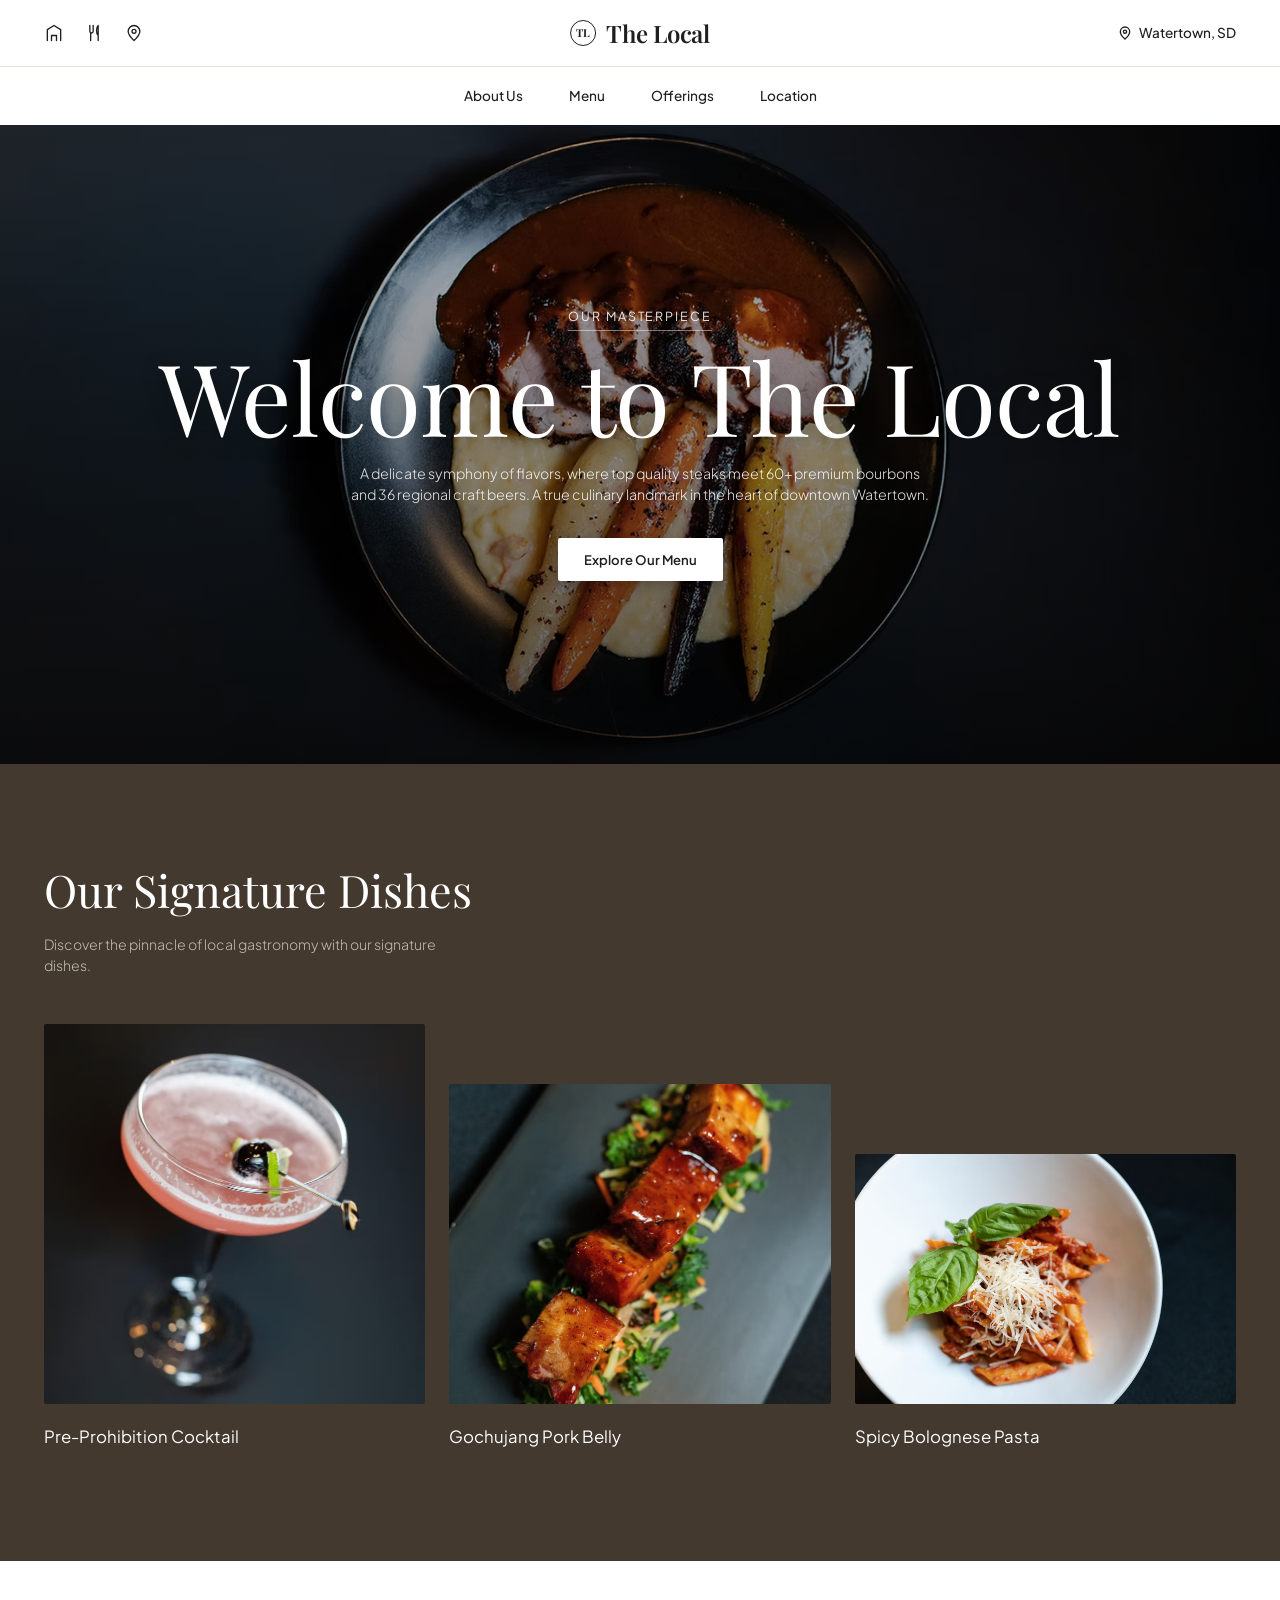
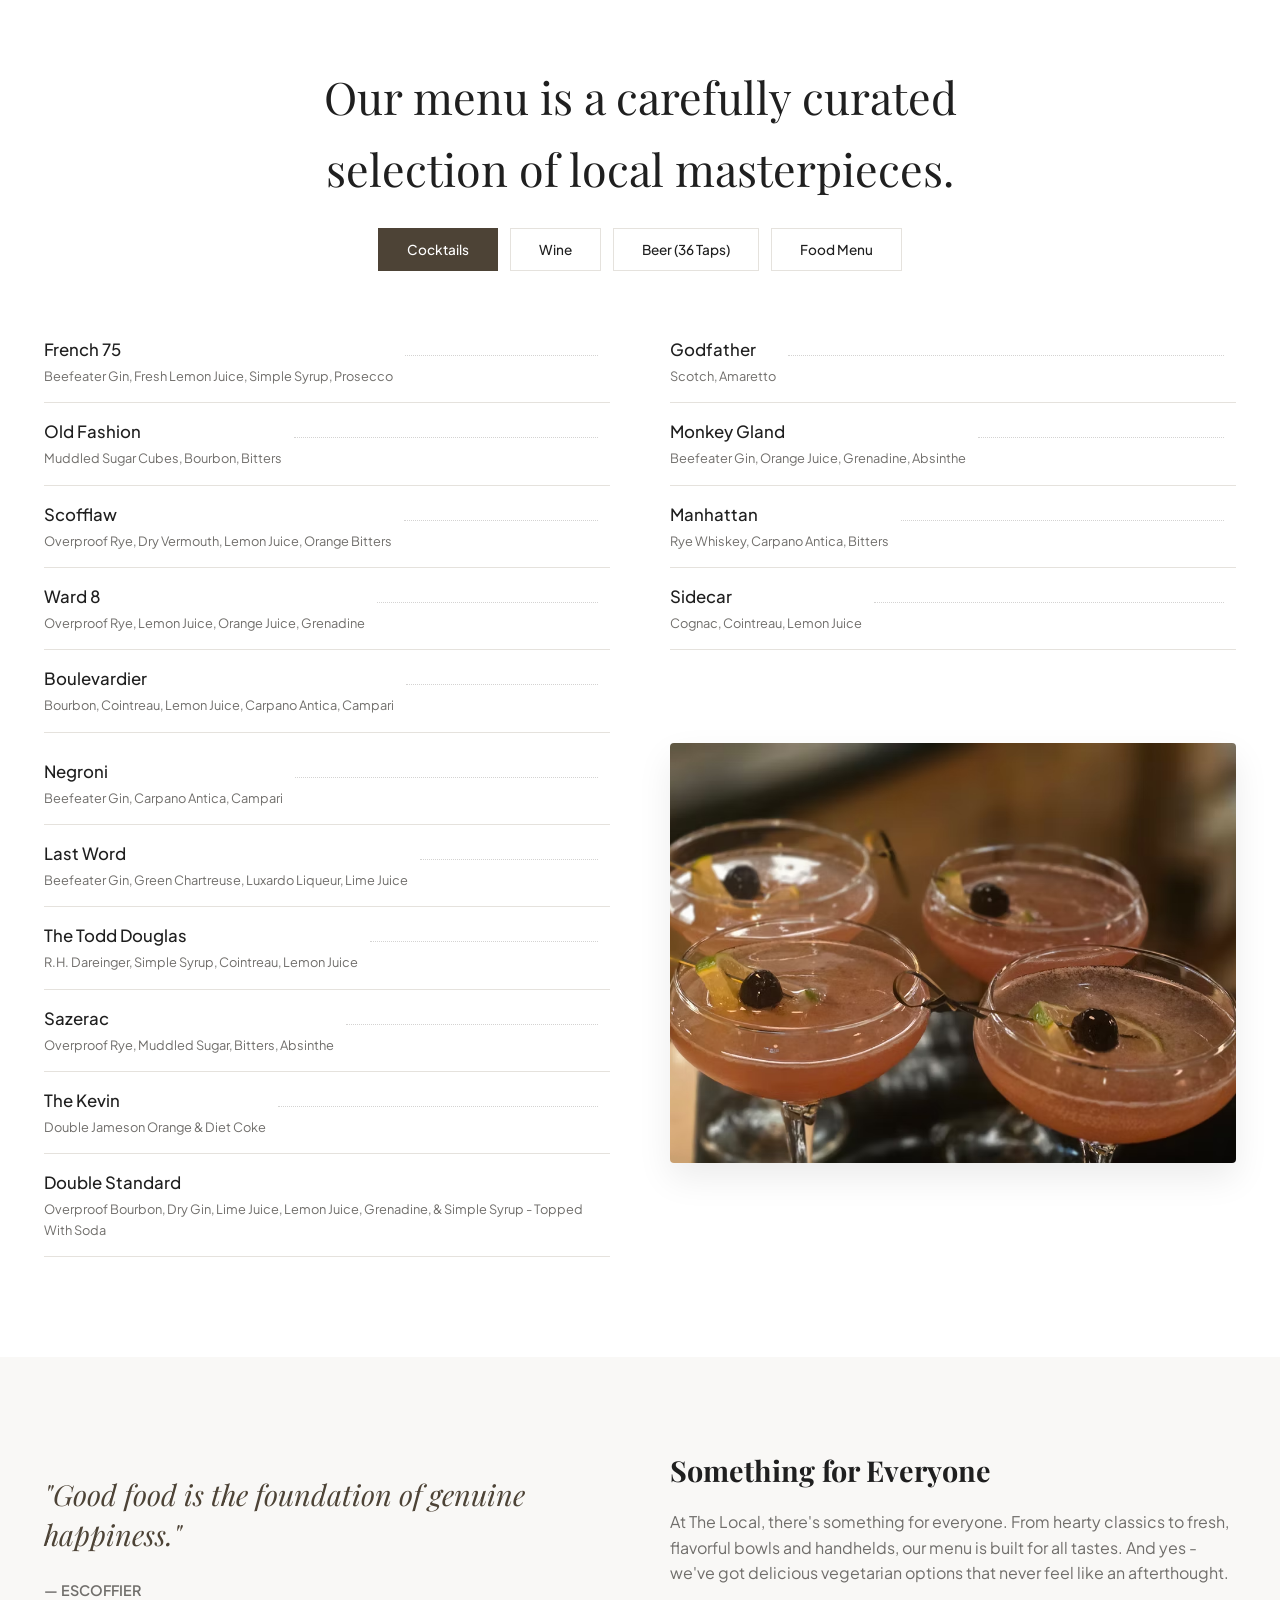
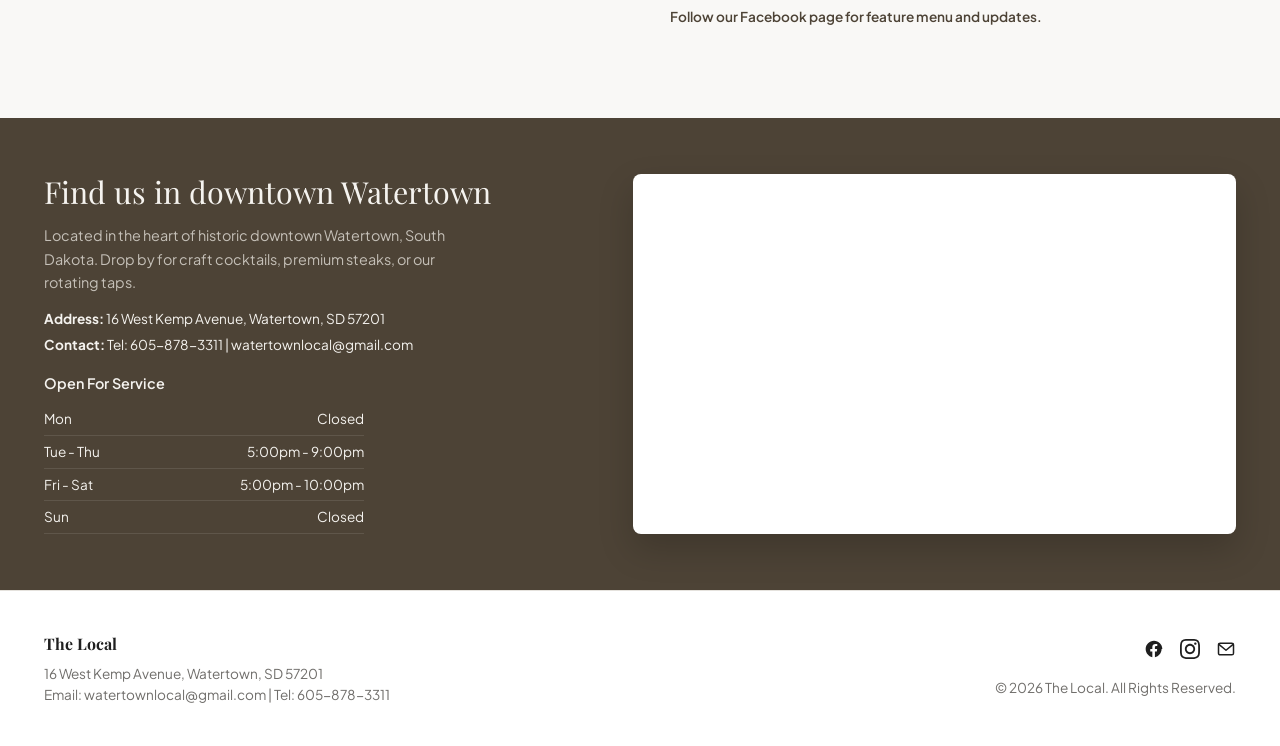
<file: The-Local_Website/index.html>
<!DOCTYPE html>
<html lang="en">
<head>
  <meta charset="UTF-8">
  <meta name="viewport" content="width=device-width, initial-scale=1.0">
  <title>The Local | Unique Upscale Dining Experience | Watertown, SD</title>
  <meta name="description" content="Enjoy a unique dining experience with top quality steaks, 50+ bourbons, and a welcoming atmosphere at downtown Watertown, South Dakota's newest dining experience.">
  <link rel="preconnect" href="https://fonts.googleapis.com">
  <link rel="preconnect" href="https://fonts.gstatic.com" crossorigin>
  <link href="https://fonts.googleapis.com/css2?family=Plus+Jakarta+Sans:wght@300;400;500;600;700&family=Playfair+Display:ital,wght@0,400;0,500;0,600;1,400&display=swap" rel="stylesheet">
  <link rel="stylesheet" href="style.css">
</head>
<body>

  <!-- HEADER / NAVBAR -->
  <header class="header">
    <div class="topbar-wrapper">
      <div class="container topbar">
        <!-- ICONOS NAVEGABLES (IZQUIERDA) -->
        <div class="topbar-icons">
          <a href="#hero" title="Home">
            <svg viewBox="0 0 24 24"><path d="M4 21V8l8-5 8 5v13" stroke-linecap="round" stroke-linejoin="round"/><path d="M9 21v-6h6v6" stroke-linecap="round" stroke-linejoin="round"/></svg>
          </a>
          <a href="#menu" title="Menu">
            <svg viewBox="0 0 24 24"><path d="M7 3v7a2 2 0 0 0 2 2h0a2 2 0 0 0 2-2V3M8 12v9M17 3c-1.5 1.5-2 3-2 6s.5 4.5 2 6M17 3v18" stroke-linecap="round" stroke-linejoin="round"/></svg>
          </a>
          <a href="#location" title="Location">
            <svg viewBox="0 0 24 24"><path d="M12 21s-7-6.2-7-11a7 7 0 0 1 14 0c0 4.8-7 11-7 11z" stroke-linecap="round" stroke-linejoin="round"/><circle cx="12" cy="10" r="2.4"/></svg>
          </a>
        </div>

        <!-- TÍTULO THE LOCAL (CENTRADO ABSOLUTO) -->
        <a href="#hero" class="topbar-logo" id="brand-name">
          <span class="logo-icon">TL</span>
          <span class="logo-text">The Local</span>
        </a>

        <!-- UBICACIÓN (DERECHA) -->
        <div class="topbar-location">
          <a href="#location" class="location-link" style="display: flex; align-items: center; gap: 6px;">
            <svg viewBox="0 0 24 24" width="16" height="16" stroke="currentColor" fill="none" stroke-width="2"><path d="M12 21s-7-6.2-7-11a7 7 0 0 1 14 0c0 4.8-7 11-7 11z"/><circle cx="12" cy="10" r="2.4"/></svg>
            <span>Watertown, SD</span>
          </a>
          <button class="hamburger-btn" id="hamburger-btn" aria-label="Open menu" aria-expanded="false">
            <span></span>
            <span></span>
            <span></span>
          </button>
        </div>
      </div>
    </div>

    <nav class="mainnav">
      <a href="#about">About Us</a>
      <a href="#menu">Menu</a>
      <a href="#offerings">Offerings</a>
      <a href="#location">Location</a>
    </nav>

    <!-- MENÚ MÓVIL (HAMBURGUESA) -->
    <nav class="mobile-menu" id="mobile-menu">
      <a href="#about">About Us</a>
      <a href="#menu">Menu</a>
      <a href="#offerings">Offerings</a>
      <a href="#location">Location</a>
    </nav>
  </header>

  <!-- HERO SECTION -->
  <section class="hero" id="hero">
    <div class="hero-frame">
      <span class="hero-eyebrow">Our Masterpiece</span>
      <h1 class="hero-title">Welcome to The Local</h1>
      <p class="hero-description">
        A delicate symphony of flavors, where top quality steaks meet 60+ premium bourbons and 36 regional craft beers. A true culinary landmark in the heart of downtown Watertown.
      </p>
      <a href="#menu" class="btn-hero">Explore Our Menu</a>
    </div>
  </section>

  <!-- SIGNATURE DISHES -->
  <section class="signature-section" id="offerings">
    <div class="container">
      <h2 class="section-title-light reveal">Our Signature Dishes</h2>
      <p class="section-subtitle-light reveal">Discover the pinnacle of local gastronomy with our signature dishes.</p>
      
      <div class="cards-grid reveal-stagger">
        <div class="dish-card" data-category="cocktails">
          <div class="dish-card-img">
            <img src="images/a1.png" alt="Pre-Prohibition Cocktail">
          </div>
          <div class="dish-card-info">
            <div class="dish-text">
              <span class="dish-title">Pre-Prohibition Cocktail</span>
            </div>
          </div>
        </div>

        <div class="dish-card" data-category="food">
          <div class="dish-card-img">
            <img src="images/a2.png" alt="Gochujang Pork Belly">
          </div>
          <div class="dish-card-info">
            <div class="dish-text">
              <span class="dish-title">Gochujang Pork Belly</span>
            </div>
          </div>
        </div>

        <div class="dish-card" data-category="food">
          <div class="dish-card-img">
            <img src="images/a3.png" alt="Spicy Bolognese Pasta">
          </div>
          <div class="dish-card-info">
            <div class="dish-text">
              <span class="dish-title">Spicy Bolognese Pasta</span>
            </div>
          </div>
        </div>
      </div>
    </div>
  </section>

  <!-- CURATED MENU SECTION -->
  <section class="menu-section" id="menu">
    <div class="container">
      <div class="menu-header reveal">
        <h2>Our menu is a carefully curated selection of local masterpieces.</h2>
        <div class="menu-tabs">
          <button class="tab-btn active" data-category="cocktails">Cocktails</button>
          <button class="tab-btn" data-category="wine">Wine</button>
          <button class="tab-btn" data-category="beer">Beer (36 Taps)</button>
          <button class="tab-btn" data-category="food">Food Menu</button>
        </div>
      </div>

      <div class="menu-content-grid reveal">
        <!-- FILA 1: ANCHO COMPLETO -->
        <div class="menu-row-full" id="menu-full-row"></div>

        <!-- FILA 2 IZQUIERDA: MENÚ -->
        <div class="menu-row-half" id="menu-half-row"></div>

        <!-- FILA 2 DERECHA: FOTO DEL MENÚ -->
        <div class="menu-preview-img">
          <img id="menu-dynamic-img" src="images/b1.png" alt="Menu Preview">
        </div>
      </div>
    </div>
  </section>

  <!-- ABOUT & PHILOSOPHY SECTION -->
  <section class="about-section" id="about">
    <div class="container about-grid">
      <div class="reveal">
        <div class="quote-box">
          "Good food is the foundation of genuine happiness."
        </div>
        <p style="color: var(--text-muted); font-size: 0.9rem; font-weight: 600; text-transform: uppercase;">— Escoffier</p>
      </div>
      <div class="reveal">
        <h3 style="font-family: var(--font-heading); font-size: 1.8rem; margin-bottom: 16px;">Something for Everyone</h3>
        <p style="color: var(--text-muted); margin-bottom: 20px;" id="about-body-text">
          At The Local, there's something for everyone. From hearty classics to fresh, flavorful bowls and handhelds, our menu is built for all tastes.
        </p>
        <p style="font-size: 0.85rem; font-weight: 600; color: var(--bg-brown);" id="about-footnote"></p>
      </div>
    </div>
  </section>

  <!-- LOCATION SECTION (REEMPLAZA A RESERVAS) -->
  <section class="location-section" id="location">
    <div class="container location-grid">
      <!-- INFO DEL LOCAL (LADO IZQUIERDO) -->
      <div class="location-info reveal">
        <h2>Find us in downtown Watertown</h2>
        <p style="color: var(--text-light-muted); max-width: 420px; margin-bottom: 14px; font-size: 0.9rem;">
          Located in the heart of historic downtown Watertown, South Dakota. Drop by for craft cocktails, premium steaks, or our rotating taps.
        </p>

        <p style="font-size: 0.85rem; margin-bottom: 5px;"><strong>Address:</strong> 16 West Kemp Avenue, Watertown, SD 57201</p>
        <p style="font-size: 0.85rem; margin-bottom: 14px;"><strong>Contact:</strong> Tel: 605-878-3311 | watertownlocal@gmail.com</p>

        <div class="hours-list">
          <h4 style="margin-bottom: 8px; font-weight: 600; font-size: 0.9rem;">Open For Service</h4>
          <div class="hours-row"><span>Mon</span> <span>Closed</span></div>
          <div class="hours-row"><span>Tue - Thu</span> <span>5:00pm - 9:00pm</span></div>
          <div class="hours-row"><span>Fri - Sat</span> <span>5:00pm - 10:00pm</span></div>
          <div class="hours-row"><span>Sun</span> <span>Closed</span></div>
        </div>
      </div>

      <!-- MAPA (LADO DERECHO, OMITIENDO RESERVA) -->
      <div class="map-card reveal">
        <iframe 
          src="https://www.google.com/maps/embed?pb=!1m18!1m12!1m3!1d2834.8213601728196!2d-97.11651582382103!3d44.89886497107021!2m3!1f0!2f0!3f0!3m2!1i1024!2i768!4f13.1!3m3!1m2!1s0x8783be313a07ed51%3A0x88f25372338ff0b1!2s16%20W%20Kemp%20Ave%2C%20Watertown%2C%20SD%2057201!5e0!3m2!1sen!2sus!4v1700000000000!5m2!1sen!2sus" 
          width="100%" 
          height="100%" 
          style="border:0; min-height: 380px;" 
          allowfullscreen="" 
          loading="lazy" 
          referrerpolicy="no-referrer-when-downgrade">
        </iframe>
      </div>
    </div>
  </section>

  <!-- FOOTER -->
  <footer class="footer-bottom" id="contact">
    <div class="container footer-inner">
      <div>
        <h3 style="font-family: var(--font-heading); color: var(--text-dark); margin-bottom: 6px;">The Local</h3>
        <p>16 West Kemp Avenue, Watertown, SD 57201</p>
        <p>Email: watertownlocal@gmail.com | Tel: 605-878-3311</p>
      </div>
      
      <div style="display: flex; flex-direction: column; align-items: flex-end; gap: 12px;">
        <div class="footer-socials" style="display: flex; gap: 16px;">
          <a href="https://facebook.com" target="_blank" rel="noopener noreferrer" title="Facebook" style="color: var(--text-dark); transition: color 0.2s ease;">
            <svg viewBox="0 0 24 24" width="20" height="20" fill="currentColor"><path d="M22 12c0-5.52-4.48-10-10-10S2 6.48 2 12c0 4.84 3.44 8.87 8 9.8V15H7.5v-3H10V9.69c0-2.47 1.47-3.83 3.72-3.83 1.08 0 2.21.19 2.21.19v2.43h-1.24c-1.23 0-1.61.76-1.61 1.54V12h2.74l-.44 3H13.1v6.8c4.56-.93 8-4.96 8-9.8z"/></svg>
          </a>
          <a href="https://instagram.com" target="_blank" rel="noopener noreferrer" title="Instagram" style="color: var(--text-dark); transition: color 0.2s ease;">
            <svg viewBox="0 0 24 24" width="20" height="20" fill="currentColor"><path d="M12 2.163c3.204 0 3.584.012 4.85.07 3.252.148 4.771 1.691 4.919 4.919.058 1.265.069 1.645.069 4.849 0 3.205-.012 3.584-.069 4.849-.149 3.225-1.664 4.771-4.919 4.919-1.266.058-1.644.07-4.85.07-3.204 0-3.584-.012-4.849-.07-3.26-.149-4.771-1.699-4.919-4.92-.058-1.265-.07-1.644-.07-4.849 0-3.204.013-3.583.07-4.849.149-3.227 1.664-4.771 4.919-4.919 1.266-.057 1.645-.069 4.849-.069zm0-2.163c-3.259 0-3.667.014-4.947.072-4.358.2-6.78 2.618-6.98 6.98-.059 1.281-.073 1.689-.073 4.948 0 3.259.014 3.668.072 4.948.2 4.358 2.618 6.78 6.98 6.98 1.281.058 1.689.072 4.948.072 3.259 0 3.668-.014 4.948-.072 4.354-.2 6.782-2.618 6.979-6.98.059-1.28.073-1.689.073-4.948 0-3.259-.014-3.667-.072-4.947-.196-4.354-2.617-6.78-6.979-6.98-1.281-.059-1.69-.073-4.949-.073zm0 5.838c-3.403 0-6.162 2.759-6.162 6.162s2.759 6.163 6.162 6.163 6.162-2.759 6.162-6.163c0-3.403-2.759-6.162-6.162-6.162zm0 10.162c-2.209 0-4-1.79-4-4 0-2.209 1.791-4 4-4s4 1.791 4 4c0 2.21-1.791 4-4 4zm6.406-11.845c-.796 0-1.441.645-1.441 1.44s.645 1.44 1.441 1.44c.795 0 1.439-.645 1.439-1.44s-.644-1.44-1.439-1.44z"/></svg>
          </a>
          <a href="mailto:watertownlocal@gmail.com" title="Email" style="color: var(--text-dark); transition: color 0.2s ease;">
            <svg viewBox="0 0 24 24" width="20" height="20" fill="none" stroke="currentColor" stroke-width="1.8"><rect x="3" y="5" width="18" height="14" rx="2" stroke-linecap="round" stroke-linejoin="round"/><path d="M3.5 6.5l8.5 7 8.5-7" stroke-linecap="round" stroke-linejoin="round"/></svg>
          </a>
        </div>
        <p>© 2026 The Local. All Rights Reserved.</p>
      </div>
    </div>
  </footer>

  <script src="script.js"></script>
</body>
</html>
</file>
<file: The-Local_Website/style.css>
/* ==========================================================================
   THE LOCAL — COMPLETE MASTER CSS STYLES
   ========================================================================== */
:root {
  --bg-light: #ffffff;
  --bg-cream: #f9f8f6;
  --bg-brown: #4d4336;
  --bg-brown-dark: #3b3328;
  --text-dark: #1f1f1f;
  --text-muted: #706e6b;
  --text-light: #f5f3ef;
  --text-light-muted: #c5c0b8;
  --accent-gold: #c9a063;
  --border-color: #e5e2dd;
  --font-heading: 'Playfair Display', Georgia, serif;
  --font-body: 'Plus Jakarta Sans', sans-serif;
  --max-width: 1240px;
}

* { box-sizing: border-box; margin: 0; padding: 0; }
html { scroll-behavior: smooth; }
body {
  font-family: var(--font-body);
  color: var(--text-dark);
  background-color: var(--bg-light);
  line-height: 1.6;
  -webkit-font-smoothing: antialiased;
}

a { color: inherit; text-decoration: none; }
img { max-width: 100%; height: auto; display: block; }

.container {
  max-width: var(--max-width);
  margin: 0 auto;
  padding: 0 24px;
}

/* ---------- HEADER & TOPBAR ---------- */
.header {
  position: absolute;
  top: 0;
  left: 0;
  width: 100%;
  z-index: 100;
  background: var(--bg-light);
}

.topbar-wrapper {
  width: 100%;
  border-bottom: 1px solid var(--border-color);
}

.topbar {
  position: relative;
  display: flex;
  align-items: center;
  justify-content: space-between;
  height: 66px;
}

.topbar-icons {
  display: flex;
  align-items: center;
  gap: 20px;
  z-index: 2;
}

.topbar-icons a {
  display: inline-flex;
  align-items: center;
  justify-content: center;
  transition: transform 0.2s ease;
}

.topbar-icons a:hover { transform: translateY(-2px); }

.topbar-icons svg {
  width: 20px;
  height: 20px;
  stroke: var(--text-dark);
  fill: none;
  stroke-width: 1.6;
  transition: stroke 0.2s ease;
}

.topbar-icons a:hover svg { stroke: var(--accent-gold); }

/* LOGO CENTRADO ABSOLUTO */
.topbar-logo {
  position: absolute;
  left: 50%;
  transform: translateX(-50%);
  display: flex;
  align-items: center;
  gap: 10px;
  white-space: nowrap;
  z-index: 2;
}

.topbar-logo .logo-icon {
  width: 26px;
  height: 26px;
  border-radius: 50%;
  border: 1.4px solid var(--text-dark);
  display: flex;
  align-items: center;
  justify-content: center;
  font-family: var(--font-heading);
  font-size: 0.68rem;
  font-weight: 700;
}

.topbar-logo .logo-text {
  font-family: var(--font-heading);
  font-size: 1.5rem;
  font-weight: 600;
  letter-spacing: -0.01em;
}

.topbar-location {
  display: flex;
  align-items: center;
  font-size: 0.85rem;
  font-weight: 500;
  color: var(--text-dark);
  z-index: 2;
}

.mainnav {
  display: flex;
  justify-content: center;
  gap: 46px;
  height: 58px;
  align-items: center;
}

.mainnav a {
  font-size: 0.85rem;
  font-weight: 500;
  color: var(--text-dark);
  transition: color 0.2s ease;
}

.mainnav a:hover { color: var(--accent-gold); }

/* ---------- HAMBURGER BUTTON (solo móvil) ---------- */
.hamburger-btn {
  display: none;
  flex-direction: column;
  justify-content: center;
  align-items: center;
  gap: 5px;
  width: 30px;
  height: 30px;
  background: transparent;
  border: none;
  cursor: pointer;
  padding: 0;
}

.hamburger-btn span {
  display: block;
  width: 22px;
  height: 2px;
  background: var(--text-dark);
  transition: transform 0.25s ease, opacity 0.25s ease;
}

.hamburger-btn.open span:nth-child(1) { transform: translateY(7px) rotate(45deg); }
.hamburger-btn.open span:nth-child(2) { opacity: 0; }
.hamburger-btn.open span:nth-child(3) { transform: translateY(-7px) rotate(-45deg); }

/* ---------- MENÚ MÓVIL (dropdown de la hamburguesa) ---------- */
.mobile-menu {
  display: none;
  flex-direction: column;
  overflow: hidden;
  max-height: 0;
  background: var(--bg-light);
  border-bottom: 0px solid var(--border-color);
  transition: max-height 0.3s ease, border-bottom-width 0.3s ease;
}

.mobile-menu.open {
  max-height: 320px;
  border-bottom-width: 1px;
}

.mobile-menu a {
  padding: 16px 24px;
  font-size: 0.9rem;
  font-weight: 500;
  color: var(--text-dark);
  border-top: 1px solid var(--border-color);
}

.mobile-menu a:first-child { border-top: none; }

/* ---------- HERO SECTION ---------- */
.hero {
  padding-top: 124px;
  width: 100%;
  background: var(--bg-light);
}

.hero-frame {
  position: relative;
  width: 100%;
  height: 640px;
  overflow: hidden;
  display: flex;
  flex-direction: column;
  align-items: center;
  justify-content: center;
  text-align: center;
  color: #ffffff;
  padding: 40px 24px;
  background: linear-gradient(180deg, rgba(0, 0, 0, 0.25) 0%, rgba(0, 0, 0, 0.65) 100%),
              url('images/bg.png') center/cover no-repeat;
}

.hero-eyebrow {
  font-size: 0.78rem;
  letter-spacing: 0.15em;
  text-transform: uppercase;
  color: rgba(255, 255, 255, 0.88);
  margin-bottom: 14px;
  border-bottom: 1px solid rgba(255, 255, 255, 0.45);
  padding-bottom: 3px;
  font-weight: 400;
  opacity: 0;
  animation: heroFadeUp 0.9s ease forwards;
  animation-delay: 0.1s;
}

.hero-title {
  font-family: var(--font-heading);
  font-weight: 400;
  font-size: clamp(3.4rem, 7.8vw, 6.4rem);
  color: #ffffff;
  line-height: 1.02;
  letter-spacing: -0.01em;
  margin-bottom: 16px;
  text-shadow: 0 4px 20px rgba(0, 0, 0, 0.35);
  opacity: 0;
  animation: heroFadeDown 1.1s cubic-bezier(0.22, 1, 0.36, 1) forwards;
  animation-delay: 0.25s;
}

.hero-description {
  font-size: 0.88rem;
  max-width: 580px;
  color: rgba(255, 255, 255, 0.88);
  line-height: 1.55;
  margin: 0 auto 32px;
  font-weight: 300;
  opacity: 0;
  animation: heroFadeUp 0.9s ease forwards;
  animation-delay: 0.55s;
}

.btn-hero {
  display: inline-block;
  padding: 11px 26px;
  background: #ffffff;
  color: var(--text-dark);
  font-size: 0.82rem;
  font-weight: 600;
  border-radius: 2px;
  text-transform: capitalize;
  transition: all 0.2s ease;
  box-shadow: 0 4px 15px rgba(0,0,0,0.25);
  opacity: 0;
  animation: heroFadeUp 0.9s ease forwards;
  animation-delay: 0.75s;
}

@keyframes heroFadeDown {
  from { opacity: 0; transform: translateY(-38px); }
  to { opacity: 1; transform: translateY(0); }
}

@keyframes heroFadeUp {
  from { opacity: 0; transform: translateY(24px); }
  to { opacity: 1; transform: translateY(0); }
}

/* Respect users who prefer reduced motion */
@media (prefers-reduced-motion: reduce) {
  .hero-eyebrow, .hero-title, .hero-description, .btn-hero {
    animation: none !important;
    opacity: 1 !important;
    transform: none !important;
  }
}

.btn-hero:hover {
  background: var(--bg-brown);
  color: #ffffff;
  transform: translateY(-2px);
}

/* ---------- SIGNATURE DISHES ---------- */
.signature-section {
  background-color: #43392e;
  color: #f5f3ef;
  padding: 90px 0 110px;
}

.section-title-light {
  font-family: var(--font-heading);
  font-size: 2.8rem;
  font-weight: 400;
  margin-bottom: 8px;
  color: #ffffff;
}

.section-subtitle-light {
  color: rgba(255, 255, 255, 0.65);
  font-size: 0.88rem;
  margin-bottom: 48px;
  max-width: 420px;
  font-weight: 300;
  line-height: 1.5;
}

.cards-grid {
  display: grid;
  grid-template-columns: repeat(3, 1fr);
  gap: 24px;
  align-items: flex-end;
}

.dish-card {
  background: transparent;
  display: flex;
  flex-direction: column;
  cursor: pointer;
}

.dish-card-img {
  width: 100%;
  overflow: hidden;
  border-radius: 2px;
  margin-bottom: 16px;
}

.cards-grid .dish-card:nth-child(1) .dish-card-img { height: 380px; }
.cards-grid .dish-card:nth-child(2) .dish-card-img { height: 320px; }
.cards-grid .dish-card:nth-child(3) .dish-card-img { height: 250px; }

.dish-card-img img {
  width: 100%;
  height: 100%;
  object-fit: cover;
  transition: transform 0.4s ease;
}

.dish-card:hover .dish-card-img img { transform: scale(1.04); }

.dish-card-info {
  display: flex;
  align-items: flex-end;
  padding-top: 4px;
}

.dish-title {
  font-family: var(--font-body);
  font-size: 1.05rem;
  font-weight: 400;
  color: #ffffff;
  display: block;
}

/* ---------- CURATED MENU ---------- */
.menu-section {
  padding: 100px 0;
  background: var(--bg-light);
}

.menu-header {
  text-align: center;
  max-width: 650px;
  margin: 0 auto 50px;
}

.menu-header h2 {
  font-family: var(--font-heading);
  font-size: 2.8rem;
  font-weight: 400;
  margin-bottom: 24px;
}

.menu-tabs {
  display: flex;
  justify-content: center;
  gap: 12px;
  margin-bottom: 50px;
  flex-wrap: wrap;
}

.tab-btn {
  padding: 12px 28px;
  border: 1px solid var(--border-color);
  background: transparent;
  border-radius: 0;
  font-family: var(--font-body);
  font-size: 0.85rem;
  font-weight: 500;
  color: var(--text-dark);
  cursor: pointer;
  text-transform: capitalize;
  transition: all 0.2s ease;
}

.tab-btn:hover {
  border-color: var(--bg-brown);
  background: rgba(77, 67, 54, 0.05);
}

.tab-btn.active {
  background: var(--bg-brown);
  color: #ffffff;
  border-color: var(--bg-brown);
}

/* ESTRUCTURA DE GRID DEL MENÚ */
.menu-content-grid {
  display: grid;
  grid-template-columns: 1fr 1fr;
  gap: 10px 60px;
  align-items: start;
}

.menu-row-full {
  grid-column: 1 / -1;
  display: grid;
  grid-template-columns: 1fr 1fr;
  gap: 0 60px;
}

.menu-row-half {
  display: flex;
  flex-direction: column;
}

.menu-preview-img {
  border-radius: 4px;
  overflow: hidden;
  height: 420px;
  box-shadow: 0 15px 35px rgba(0,0,0,0.08);
  display: block;
}

.menu-preview-img img {
  width: 100%;
  height: 100%;
  object-fit: cover;
}

.menu-content-grid.full-width-mode .menu-row-half {
  grid-column: 1 / -1;
  display: grid;
  grid-template-columns: 1fr 1fr;
  gap: 0 60px;
}

.menu-list-item {
  display: flex;
  justify-content: space-between;
  align-items: baseline;
  padding: 16px 0;
  border-bottom: 1px solid var(--border-color);
}

.item-name { font-size: 1.05rem; font-weight: 500; }
.item-dots { flex: 1; border-bottom: 1px dotted var(--text-muted); margin: 0 12px; opacity: 0.3; }

/* ---------- ABOUT SECTION ---------- */
.about-section {
  padding: 90px 0;
  background: var(--bg-cream);
}

.about-grid {
  display: grid;
  grid-template-columns: 1fr 1fr;
  gap: 60px;
  align-items: center;
}

.quote-box {
  font-family: var(--font-heading);
  font-size: 1.8rem;
  font-style: italic;
  line-height: 1.4;
  margin-bottom: 24px;
  color: var(--bg-brown);
}

/* ---------- LOCATION SECTION ---------- */
.location-section {
  background-color: var(--bg-brown);
  color: var(--text-light);
  padding: 56px 0;
}

.location-grid {
  display: grid;
  grid-template-columns: 1fr 1.1fr;
  gap: 40px;
  align-items: start;
}

.location-info h2 {
  font-family: var(--font-heading);
  font-size: 1.9rem;
  font-weight: 400;
  margin-bottom: 14px;
  line-height: 1.2;
}

.hours-list {
  margin-top: 16px;
  font-size: 0.85rem;
}

.hours-row {
  display: flex;
  justify-content: space-between;
  padding: 5px 0;
  border-bottom: 1px solid rgba(255,255,255,0.1);
  max-width: 320px;
}

/* ---------- TARJETA DEL MAPA (MÁS PEQUEÑA) ---------- */
.map-card {
  background: #ffffff;
  border-radius: 8px;
  overflow: hidden;
  box-shadow: 0 15px 35px rgba(0, 0, 0, 0.18);
  height: 100%;
  min-height: 260px;
  align-self: stretch;
  display: flex;
}

.map-card iframe {
  width: 100%;
  height: 100% !important;
  min-height: 100% !important;
  border: 0;
}
/* ---------- FOOTER BOTTOM ---------- */
.footer-bottom {
  background: var(--bg-light);
  color: var(--text-muted);
  padding: 40px 0;
  font-size: 0.85rem;
  border-top: 1px solid var(--border-color);
}

.footer-inner {
  display: flex;
  justify-content: space-between;
  align-items: center;
  flex-wrap: wrap;
  gap: 20px;
}

/* ---------- SCROLL REVEAL (aparición al hacer scroll) ---------- */
.reveal {
  opacity: 0;
  transform: translateY(36px);
  transition: opacity 0.8s cubic-bezier(0.22, 1, 0.36, 1),
              transform 0.8s cubic-bezier(0.22, 1, 0.36, 1);
  will-change: opacity, transform;
}

.reveal.reveal-visible {
  opacity: 1;
  transform: translateY(0);
}

.reveal-fade {
  transform: none;
}

/* Stagger helper for groups of items (cards, menu rows, etc.) */
.reveal-stagger > * {
  opacity: 0;
  transform: translateY(28px);
  transition: opacity 0.7s ease, transform 0.7s ease;
}

.reveal-stagger.reveal-visible > * {
  opacity: 1;
  transform: translateY(0);
}

.reveal-stagger.reveal-visible > *:nth-child(1) { transition-delay: 0.05s; }
.reveal-stagger.reveal-visible > *:nth-child(2) { transition-delay: 0.15s; }
.reveal-stagger.reveal-visible > *:nth-child(3) { transition-delay: 0.25s; }
.reveal-stagger.reveal-visible > *:nth-child(4) { transition-delay: 0.35s; }
.reveal-stagger.reveal-visible > *:nth-child(5) { transition-delay: 0.45s; }
.reveal-stagger.reveal-visible > *:nth-child(6) { transition-delay: 0.55s; }

@media (prefers-reduced-motion: reduce) {
  .reveal, .reveal-stagger > * {
    opacity: 1 !important;
    transform: none !important;
    transition: none !important;
  }
}

/* ---------- RESPONSIVE MEDIA QUERIES ---------- */
@media (max-width: 900px) {
  .topbar-logo { position: static; transform: none; }
  .menu-row-full, .menu-content-grid.full-width-mode .menu-row-half { grid-template-columns: 1fr; }
  .menu-content-grid, .about-grid, .location-grid { grid-template-columns: 1fr; }
  .topbar-icons, .mainnav { display: none; }
  .topbar { justify-content: space-between; }
  .topbar-location { justify-content: flex-end; }
  .topbar-location .location-link { display: none !important; }
  .hamburger-btn { display: flex; }
  .mobile-menu { display: flex; }
  .hero { padding-top: 66px; }
  .hero-frame { height: 500px; }
  .hero-title { font-size: 2.8rem; }
  .hero-description { font-size: 0.82rem; }
  .cards-grid { grid-template-columns: 1fr; gap: 40px; }
  .cards-grid .dish-card:nth-child(1) .dish-card-img,
  .cards-grid .dish-card:nth-child(2) .dish-card-img,
  .cards-grid .dish-card:nth-child(3) .dish-card-img { height: 280px; }

  /* Footer apilado y alineado en móvil */
  .footer-inner {
    flex-direction: column;
    align-items: flex-start;
    gap: 24px;
  }

  .footer-inner > div:last-child {
    align-items: flex-start !important;
    width: 100%;
  }

  .footer-socials { gap: 20px !important; }

  /* Animaciones extra en móvil: menú y tarjetas */
  .mobile-menu a {
    opacity: 0;
    transform: translateX(-12px);
    transition: opacity 0.35s ease, transform 0.35s ease;
  }

  .mobile-menu.open a:nth-child(1) { transition-delay: 0.05s; }
  .mobile-menu.open a:nth-child(2) { transition-delay: 0.12s; }
  .mobile-menu.open a:nth-child(3) { transition-delay: 0.19s; }
  .mobile-menu.open a:nth-child(4) { transition-delay: 0.26s; }

  .mobile-menu.open a {
    opacity: 1;
    transform: translateX(0);
  }

  .dish-card, .tab-btn, .btn-hero {
    transition: transform 0.2s ease, opacity 0.2s ease;
  }

  .dish-card:active { transform: scale(0.97); }
  .btn-hero:active { transform: scale(0.96); }
  .tab-btn:active { transform: scale(0.95); }
}
</file>
